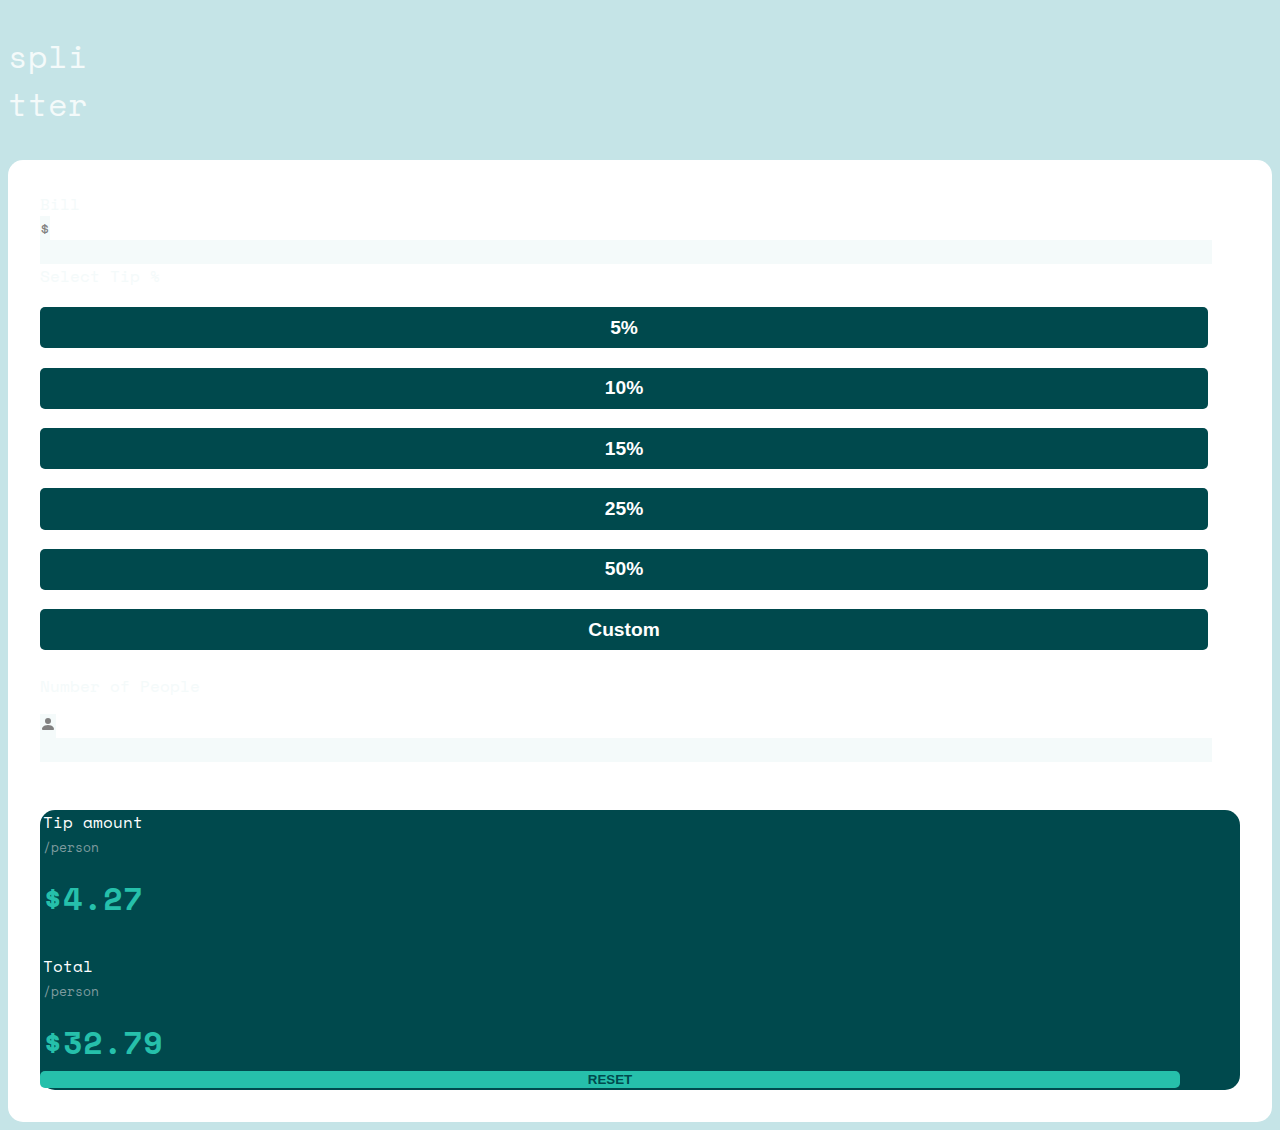
<file: calculator-app/index.html>
<!DOCTYPE html>
<html lang="en">
<head>
    <meta charset="UTF-8">
    <title>Calculator</title>
    <link rel="stylesheet" href="https://cdn.jsdelivr.net/npm/bootstrap@5.2.3/dist/css/bootstrap.min.css"
          integrity="sha384-rbsA2VBKQhggwzxH7pPCaAqO46MgnOM80zW1RWuH61DGLwZJEdK2Kadq2F9CUG65" crossorigin="anonymous">
    <link rel="stylesheet" href="styles.css">
</head>
<body>
<div class="container">
    <div class="row">
        <div class="col-12 text-center">
            <p id="splitter">spli <br> tter </p>
        </div>
    </div>
</div>

<div class="container all">
    <div class="row">
        <!--        CALC-->
        <div class="col-12 col-lg-5 calc">
            <label for="bill"> Bill </label> <br>
            <div class="input-group mb-3">
                <span class="input-group-text" id="dollar">&#36;</span>
                <input type="number" class="form-control" id="bill" aria-describedby="dollar">
            </div>
            <label for="tip">Select Tip %</label> <br>
            <div id="tip" class="row d-flex">
                <div class="col-6 col-md-4">
                    <input type="button" class="tip-btn" value="5%">
                </div>
                <div class="col-6 col-md-4">
                    <input type="button" class="tip-btn" value="10%">
                </div>
                <div class="col-6 col-md-4">
                    <input type="button" class="tip-btn" value="15%">
                </div>
                <div class="col-6 col-md-4">
                    <input type="button" class="tip-btn" value="25%">
                </div>
                <div class="col-6 col-md-4">
                    <input type="button" class="tip-btn" value="50%">
                </div>
                <div class="col-6 col-md-4">
                    <input type="button" class="tip-btn disabled" value="Custom">
                </div>
            </div>
            <br>
            <div class="d-flex">
                <label for="number_people" class="col-6"> Number of People </label> <br>
                <p class="col-6 mistake text-end"></p>
            </div>
            <div class="input-group mb-3">
                <span class="input-group-text col-1" id="profile">
                    <svg xmlns="http://www.w3.org/2000/svg" width="16" height="16" fill="currentColor"
                         class="bi bi-person-fill" viewBox="0 0 16 16">
  <path d="M3 14s-1 0-1-1 1-4 6-4 6 3 6 4-1 1-1 1H3Zm5-6a3 3 0 1 0 0-6 3 3 0 0 0 0 6Z"/>
</svg>
                </span>
                <input type="number" class="form-control col-12" id="number_people" aria-describedby="dollar">
            </div>
        </div>


        <!--        TIP AMOUNT-->
        <div class="col-12 col-lg-7 tip-amount">
            <div class="row calc-block">
                <div class="col-6">
                    <p>Tip amount <br>
                        <small>/person</small>
                    </p>
                </div>
                <div class="col-6 sum">$4.27</div>
            </div>
            <div class="row calc-block mt-2 ml-5">
                <div class="col-6">
                    <p>Total <br>
                        <small>/person</small>
                    </p>
                </div>
                <div class="col-6 sum">$32.79</div>
            </div>
            <div class="row">
                <div class="col-12 btn-block text-center">
                    <button class="button pt-1 pb-1 mb-4">
                        reset
                    </button>
                </div>
            </div>
        </div>
    </div>
</div>

<script src="https://code.jquery.com/jquery-3.6.3.js"
        integrity="sha256-nQLuAZGRRcILA+6dMBOvcRh5Pe310sBpanc6+QBmyVM="
        crossorigin="anonymous"></script>
<script src="script.js"></script>
</body>
</html>
</file>
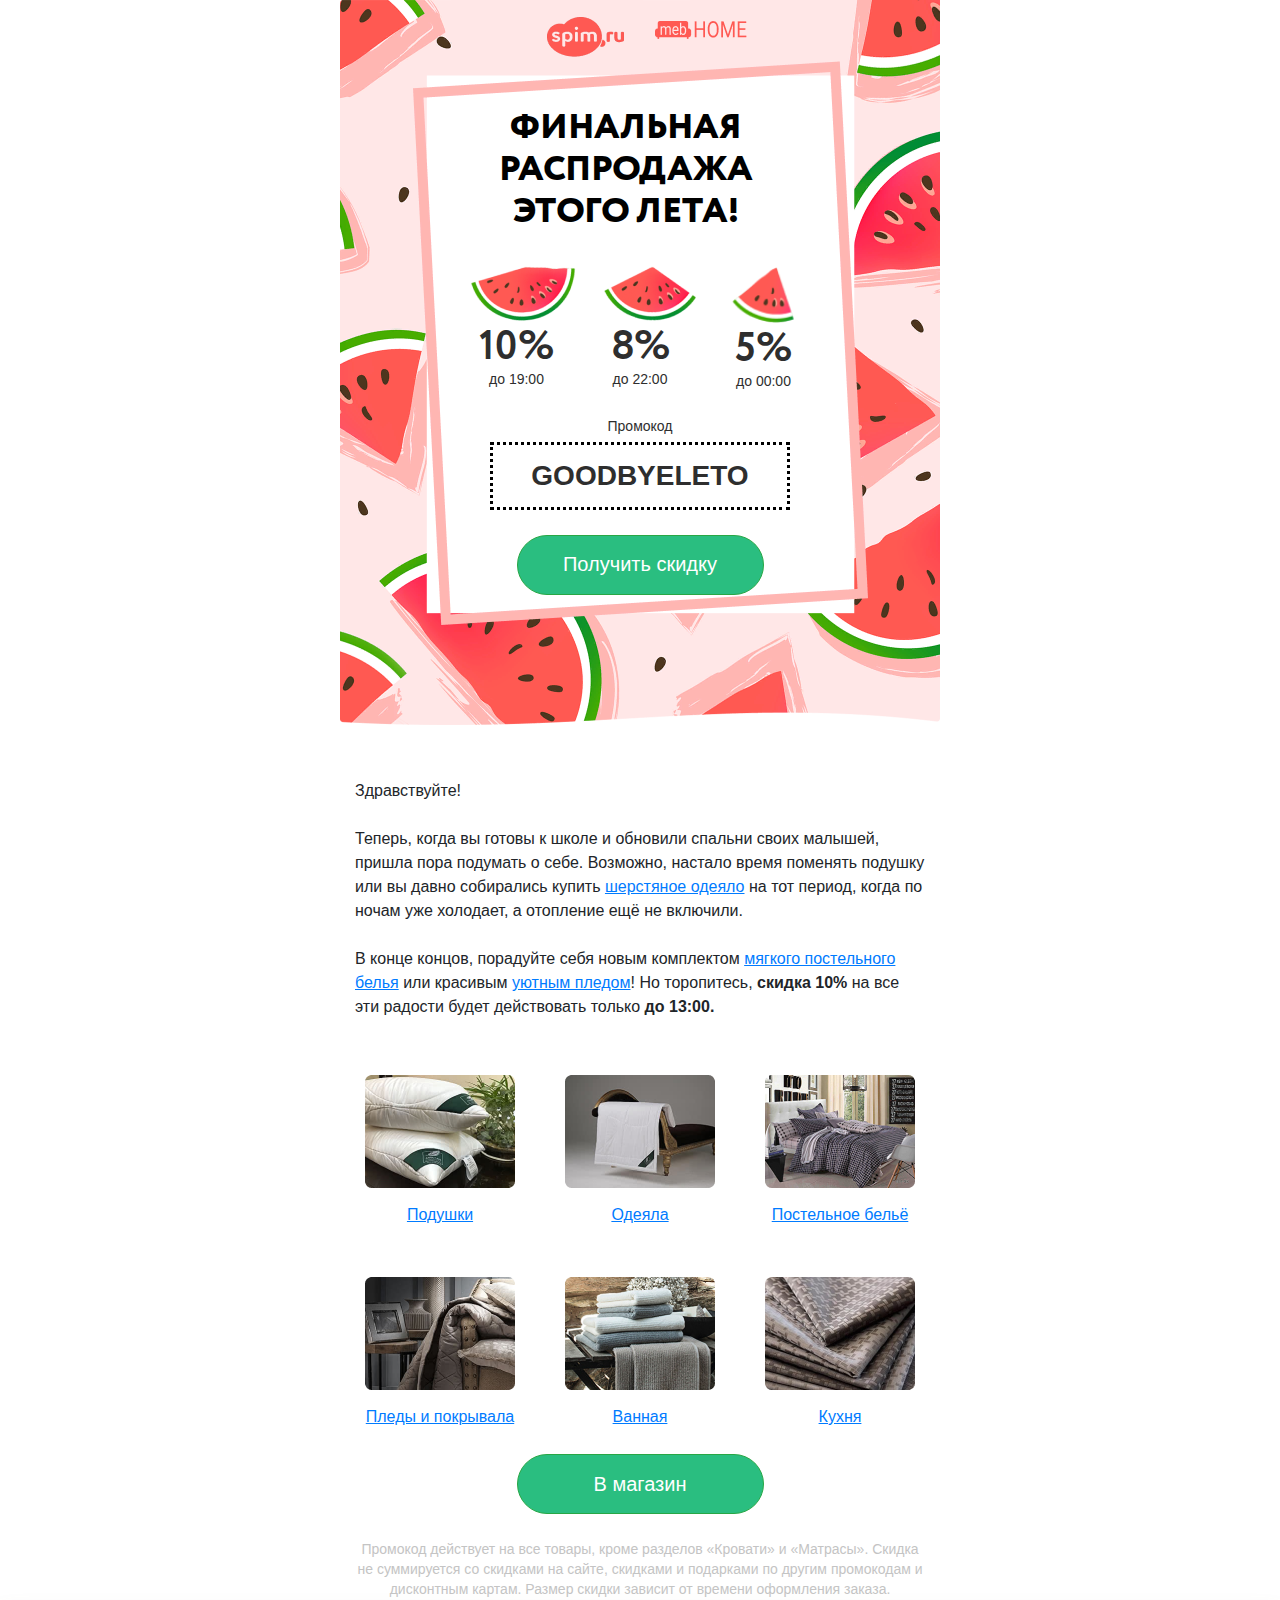
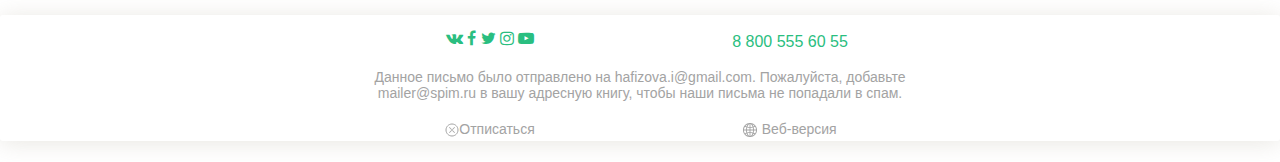
<file: email/index.html>
<!DOCTYPE html>
<html lang="en">
<head>
  <meta charset="UTF-8">
  <meta name="viewport" content="width=device-width, initial-scale=1.0">
  <meta http-equiv="X-UA-Compatible" content="ie=edge">
  <link rel="stylesheet" href="https://stackpath.bootstrapcdn.com/bootstrap/4.5.2/css/bootstrap.min.css" integrity="sha384-JcKb8q3iqJ61gNV9KGb8thSsNjpSL0n8PARn9HuZOnIxN0hoP+VmmDGMN5t9UJ0Z" crossorigin="anonymous">
  <script src="https://stackpath.bootstrapcdn.com/bootstrap/4.5.2/js/bootstrap.min.js" integrity="sha384-B4gt1jrGC7Jh4AgTPSdUtOBvfO8shuf57BaghqFfPlYxofvL8/KUEfYiJOMMV+rV" crossorigin="anonymous"></script>
  <script src="https://stackpath.bootstrapcdn.com/bootstrap/4.5.2/js/bootstrap.bundle.min.js" integrity="sha384-LtrjvnR4Twt/qOuYxE721u19sVFLVSA4hf/rRt6PrZTmiPltdZcI7q7PXQBYTKyf" crossorigin="anonymous"></script>
  <link rel="stylesheet" href="https://stackpath.bootstrapcdn.com/font-awesome/4.7.0/css/font-awesome.min.css" integrity="sha384-wvfXpqpZZVQGK6TAh5PVlGOfQNHSoD2xbE+QkPxCAFlNEevoEH3Sl0sibVcOQVnN" crossorigin="anonymous">
  <link rel="stylesheet" href="styles.css">
  <title>Manifit - Тестовое задание верстальщика - Дарья Сорокина</title>
</head>
<body>
  <!-- Блок с фоном "Арбузы" -->
  <div class="container with-bg">
    <!-- Логотипы -->
    <div class="row" id="logos">
      <div class="col-6 text-right">
        <img src="img/logo/spim-ru.png" alt="">
      </div>
      <div class="col-6 text-left">
        <img src="img/logo/meb-home.png" alt="">
      </div>
    </div>
    <!-- Заголовок -->
    <div class="row text-center">
      <div class="col-12 text-center">
        <h1>Финальная распродажа этого лета!</h1>
      </div>
    </div>
    <!-- Скидки -->
    <div class="row" id="watermelons">
      <div class="col-6 col-md-4 text-center">
        <img src="img/watermelon-01.png" alt="">
        <p class="discount">10%</p>
        <p class="time">до 19:00</p>
      </div>
      <div class="col-6 col-md-4 text-center" >
        <img src="img/watermelon-02.png"style="padding-left:10px; padding-right:10px " alt="">
        <p class="discount">8%</p>
        <p class="time">до 22:00</p>
      </div>
      <div class="col-12 col-md-4 text-center">
        <img src="img/watermelon-03.png" style="width:70%;" alt="">
        <p class="discount">5%</p>
        <p class="time">до 00:00</p>
      </div>
    </div>
    <!-- Промокод-заголовок -->
    <div class="row text-center">
      <div class="col-12 col-md-12 text-center">
        <p class="promo-headline">Промокод</p>
      </div>
    </div>
    <!-- Промокод -->
    <div class="row text-center">
      <div class="col-12 col-md-6 promo-box">
        <p class="promo-text">goodbyeleto</p>
      </div>
    </div>
    <!-- Кнопка -->
    <div class="row text-center">
      <div class="col-12 text-center">
        <button class="btn btn-success"><p>Получить скидку</p></button>
      </div>
    </div>
  </div>
  <!-- Блок с текстом -->
  <div class="container with-text">
    <div class="row">
      <div class="col-12">
        <p>
          Здравствуйте!<br><br>
          Теперь, когда вы готовы к школе и обновили спальни своих малышей, пришла пора подумать о себе. Возможно, настало время поменять подушку или вы давно собирались купить <a href="#">шерстяное одеяло</a> на тот период, когда по ночам уже холодает, а отопление ещё не включили.
          <br><br>
          В конце концов, порадуйте себя новым комплектом <a href="#">мягкого постельного белья</a> или красивым <a href="#">уютным пледом</a>! Но торопитесь, <b>скидка 10%</b> на все эти радости будет действовать только <b>до 13:00.</b>
        </p>
      </div>
    </div>
  </div>
  <!-- Картинки -->
  <div class="container with-pics">
    <div class="row" style="margin-bottom:50px;">
      <div class="col-12 col-md-4 text-center">
        <a href="#"><img src="img/pics/pillows.png" alt=""></a>
        <a href="#">Подушки</a>
      </div>
      <div class="col-12 col-md-4 text-center">
        <a href="#"><img src="img/pics/blanket.png" alt=""></a>
        <a href="#">Одеяла</a>
      </div>
      <div class="col-12 col-md-4 text-center">
        <a href="#"><img src="img/pics/linens.png" alt=""></a>
        <a href="#">Постельное бельё</a>
      </div>
    </div>
    <div class="row">
      <div class="col-12 col-md-4 text-center">
        <a href="#"><img src="img/pics/plaid.png" alt=""></a>
        <a href="#">Пледы и покрывала</a>
      </div>
      <div class="col-12 col-md-4 text-center">
        <a href="#"><img src="img/pics/bath.png" alt=""></a>
        <a href="#">Ванная</a>
      </div>
      <div class="col-12 col-md-4 text-center">
        <a href="#"><img src="img/pics/kitchen.png" alt=""></a>
        <a href="#">Кухня</a>
      </div>
    </div>
    <div class="row">
      <div class="col-12 text-center">
        <button class="btn btn-success">
          <p>В магазин</p>
        </button>
    </div>
    </div>
  </div>
  <!-- Текст перед футером -->
  <div class="container text-center before-footer-text">
    <p>Промокод действует на все товары, кроме разделов «Кровати» и «Матрасы». Cкидка не суммируется со скидками на сайте, скидками и подарками по другим промокодам и дисконтным картам. Размер скидки зависит от времени оформления заказа.</p>
  </div>
  <footer>
    <div class="container">
      <div class="row">
        <div class="col-12 col-md-6 text-center">
          <i class="fa fa-vk" aria-hidden="true"></i>
          <i class="fa fa-facebook" aria-hidden="true"></i>
          <i class="fa fa-twitter" aria-hidden="true"></i>
          <i class="fa fa-instagram" aria-hidden="true"></i>
          <i class="fa fa-youtube-play" aria-hidden="true"></i>
        </div>
        <div class="col-12 col-md-6 text-center">
          <p style="color:#2ABE80;  margin-top: 15px;
            margin-bottom:15px;">8 800 555 60 55</p>
        </div>
      </div>
      <div class="row text-center footer-text">
        <div class="col-12">
          <p>Данное письмо было отправлено на hafizova.i@gmail.com. Пожалуйста, добавьте
            mailer@spim.ru в вашу адресную книгу, чтобы наши письма не попадали в спам.</p>
        </div>
      </div>
      <div class="row footer-text text-center">
        <div class="col-6">
          <svg width="14" height="14" viewBox="0 0 14 14" fill="none" xmlns="http://www.w3.org/2000/svg">
          <path fill-rule="evenodd" clip-rule="evenodd" d="M7 13C10.3137 13 13 10.3137 13 7C13 3.68629 10.3137 1 7 1C3.68629 1 1 3.68629 1 7C1 10.3137 3.68629 13 7 13Z" stroke="#A3A3A3"/>
          <path fill-rule="evenodd" clip-rule="evenodd" d="M4.59936 10L4 9.39576L9.40064 4L10 4.60424L4.59936 10ZM10 9.39576L9.40064 10L4 4.60424L4.59936 4L10 9.39576Z" fill="#A3A3A3"/>
          <span style='padding-bottom:25px;'><a href="#">Отписаться</a></span>
        </div>
        <div class="col-6">
          <svg width="14" height="14" viewBox="0 0 14 14" fill="none" xmlns="http://www.w3.org/2000/svg">
            <path fill-rule="evenodd" clip-rule="evenodd" d="M14 6.5625C13.7783 3.0365 10.964 0.228394 7.4375 0.0145264V0H6.5625V0.0145264C3.04175 0.235474 0.235504 3.04175 0.0145874 6.5625H0V7.4375H0.0145874C0.228424 10.964 3.03653 13.7783 6.5625 14H7.4375C10.9691 13.7854 13.7854 10.9691 14 7.4375V6.5625ZM10.9433 6.5625C10.9214 5.78772 10.8237 5.01697 10.6517 4.26123C11.1655 4.099 11.6626 3.88806 12.1363 3.63123C12.7144 4.50623 13.056 5.51611 13.1279 6.5625H10.9433ZM9.55209 3.64587C9.41547 3.24219 9.24268 2.85168 9.03583 2.47913H9.02124C8.56625 1.66833 8.00626 1.13745 7.45209 0.953735V3.91418C8.15897 3.89087 8.86206 3.80103 9.55209 3.64587ZM6.5625 0.953735V3.92285C5.85562 3.89978 5.1525 3.80994 4.46249 3.65454C4.59912 3.25098 4.77188 2.86047 4.97873 2.48792C5.43375 1.66833 5.99374 1.13745 6.5625 0.953735ZM6.5625 6.5625V4.79797C5.76892 4.77429 4.97955 4.67261 4.20584 4.49463C4.05005 5.17371 3.96021 5.86621 3.9375 6.5625H6.5625ZM6.5625 7.4375V9.24585C5.77704 9.26648 4.99551 9.36414 4.22916 9.53748C4.06247 8.84595 3.96478 8.13953 3.9375 7.42871L6.5625 7.4375ZM6.5625 13.0345V10.1179C5.86081 10.1372 5.16254 10.2231 4.47708 10.3746C4.61069 10.7667 4.77856 11.1465 4.97876 11.5092C5.43375 12.3199 5.99374 12.8508 6.5625 13.0345ZM7.4375 13.0345V10.1179C8.13934 10.1417 8.83749 10.2306 9.52292 10.3833C9.38986 10.7758 9.22198 11.1554 9.02124 11.5179C8.56625 12.3317 8.00626 12.8625 7.4375 13.0463V13.0345ZM7.4375 7.4375V9.24292V9.24585C8.22311 9.27087 9.00449 9.37146 9.77084 9.54626C9.93753 8.85474 10.0352 8.14832 10.0625 7.4375H7.4375ZM7.4375 6.55957V4.79785C8.22287 4.77625 9.0043 4.67859 9.77084 4.50623C9.92661 5.1853 10.0165 5.87781 10.0392 6.5741L7.4375 6.55957ZM10.3979 3.42407C10.7996 3.29187 11.1898 3.12708 11.5646 2.93115C10.9483 2.23401 10.1812 1.6864 9.32166 1.32996C9.79498 1.96289 10.1588 2.67078 10.3979 3.42407ZM4.69293 1.32996C4.2196 1.96289 3.8558 2.67078 3.61667 3.42407C3.21002 3.2926 2.81491 3.12781 2.43542 2.93115C3.05591 2.23218 3.82809 1.68445 4.69293 1.32996ZM3.37457 4.26123C2.86078 4.099 2.36368 3.88806 1.89001 3.63123C1.31299 4.50708 0.97052 5.51636 0.895416 6.5625H3.08292C3.10345 5.7876 3.20114 5.01672 3.37457 4.26123ZM3.05667 7.4375C3.08173 8.224 3.18729 9.00586 3.37167 9.77087C2.86057 9.93286 2.36554 10.1418 1.89294 10.395C1.30969 9.51245 0.966888 8.49304 0.898346 7.4375H3.05667ZM3.62833 10.6167C3.22711 10.7454 2.83694 10.9064 2.46167 11.0979C3.0784 11.7795 3.84113 12.3129 4.69293 12.6583C4.22858 12.0408 3.8689 11.351 3.62833 10.6167ZM9.30707 12.6699C9.77142 12.0524 10.1311 11.3625 10.3716 10.6283C10.7732 10.7572 11.1635 10.9192 11.5383 11.1124C10.9203 11.7919 10.1579 12.3241 9.30707 12.6699ZM10.6137 9.77966C11.1241 9.94104 11.6182 10.15 12.0896 10.4038C12.6796 9.52332 13.0286 8.50366 13.1017 7.44629H10.9287C10.9033 8.23279 10.7977 9.01453 10.6137 9.77966Z" fill="#A3A3A3"/>
          </svg>
          <span style='padding-bottom:25px;'><a href="#">Веб-версия</a></span>
        </div>
      </div>
    </div>
  </footer>
</body>
</html>
</file>
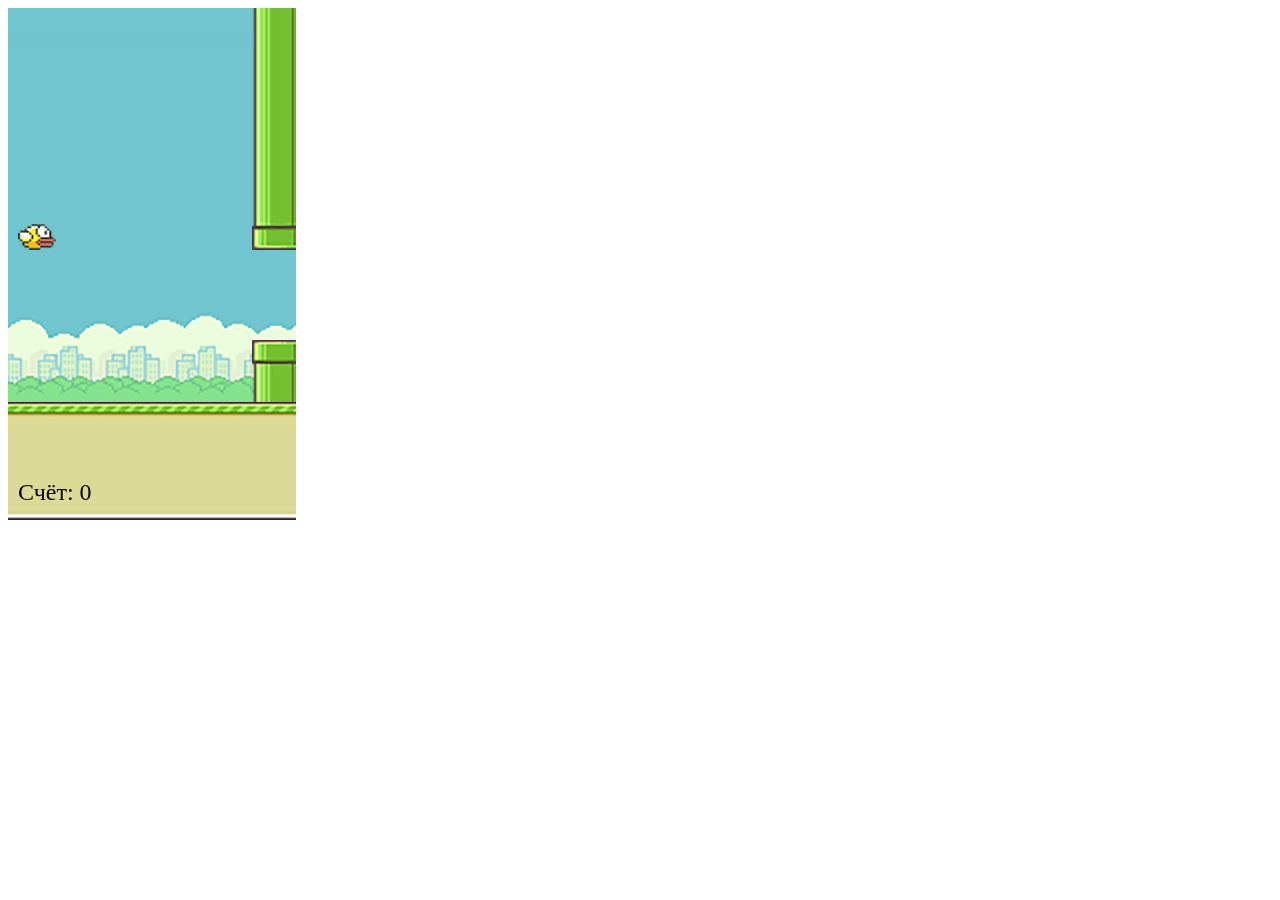
<file: fluppy/index.html>
<!DOCTYPE html>
<html lang="en">
<head>
  <meta charset="UTF-8">
  <meta name="viewport" content="width=device-width, initial-scale=1.0">
  <meta http-equiv="X-UA-Compatible" content="ie=edge">
  <link rel="stylesheet" href="styles.css">
  <title>Fluppy Bird</title>
</head>
<body>
  <canvas id="canvas" width="288" height="512"></canvas>
  <script src="script.js"></script>
</body>
</html>
</file>
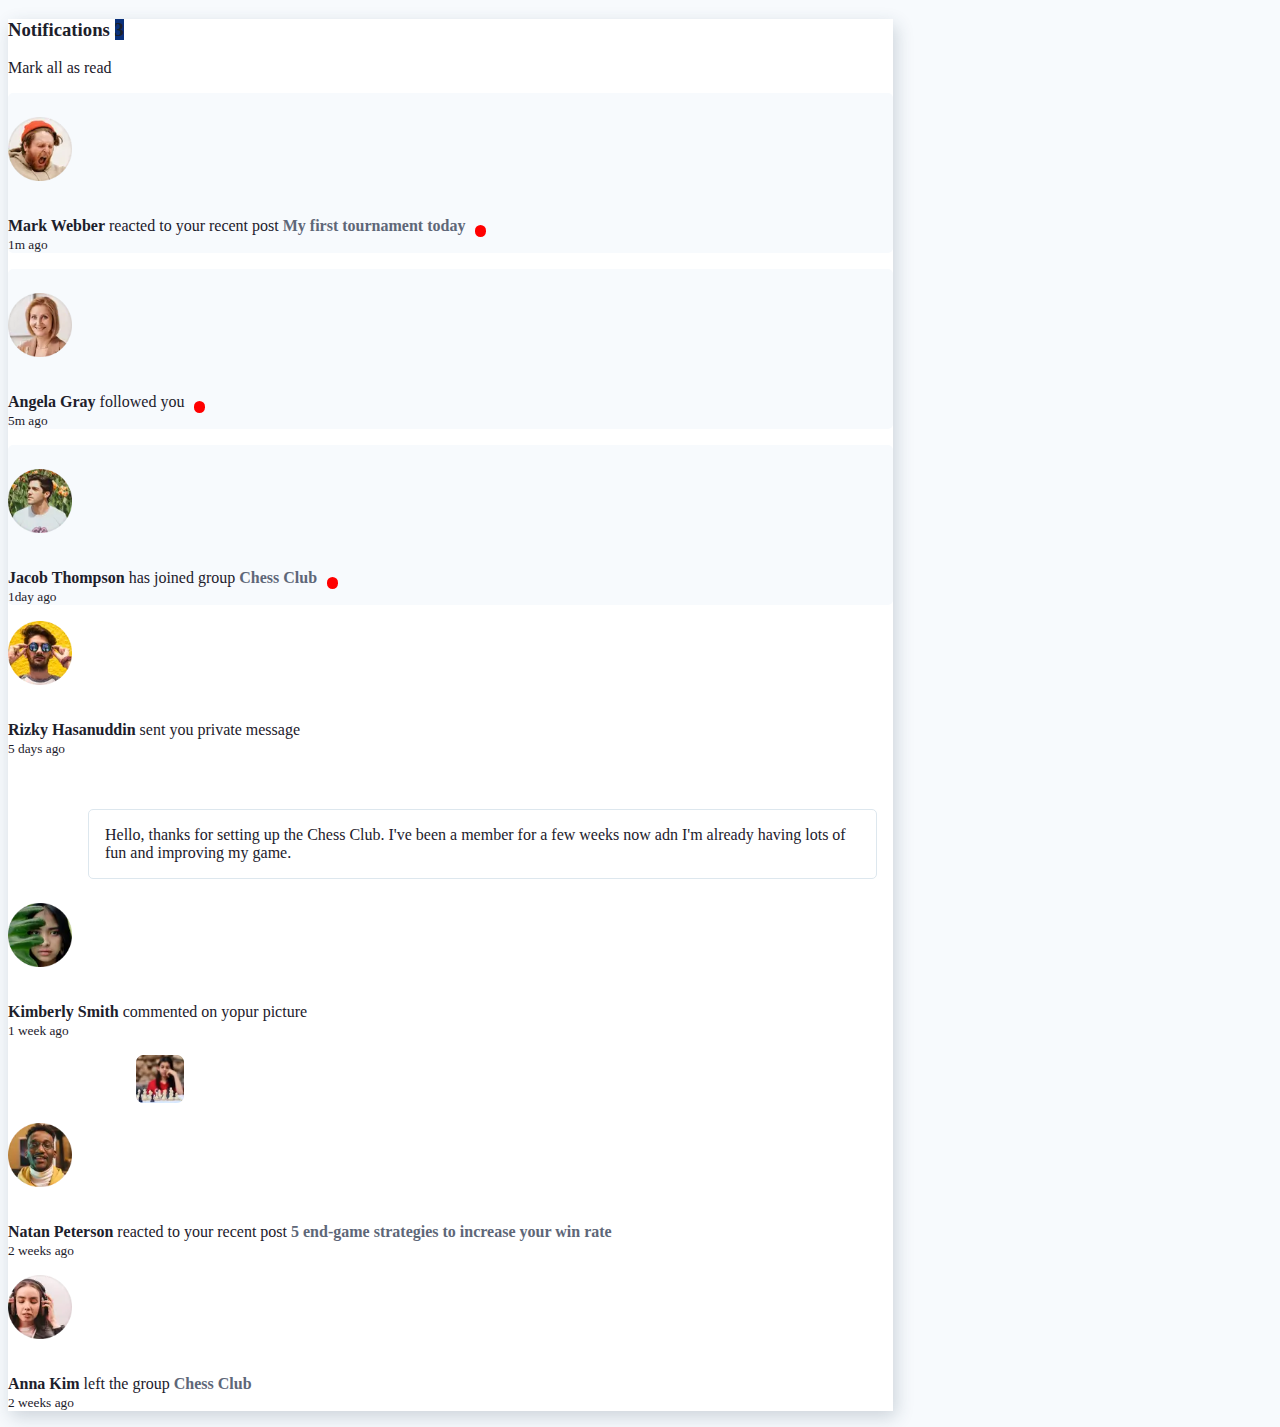
<file: Notifications page/index.html>
<!DOCTYPE html>
<html lang="en">
<head>
    <meta charset="UTF-8">
    <title>Notifications</title>
    <link rel="stylesheet" href="styles.css">
    <link rel="stylesheet" href="https://cdn.jsdelivr.net/npm/bootstrap@5.2.3/dist/css/bootstrap.min.css"
          integrity="sha384-rbsA2VBKQhggwzxH7pPCaAqO46MgnOM80zW1RWuH61DGLwZJEdK2Kadq2F9CUG65" crossorigin="anonymous">
</head>
<body>
<div class="container mt-5 p-5">
    <div class="row mb-3">
        <div class="col-8 mt-3 d-flex">
            <h3>Notifications
                <span class="badge">
                    3
                </span>
            </h3>
        </div>
        <div class="col-4 mt-3 text-end pt-1">
            <p class="read">Mark all as read</p>
        </div>
    </div>
    <div class="notes">
        <div class="row unread">
            <div class="col-12">
                <div class="d-flex">
                    <img src="images/avatar-mark-webber.webp" alt="">
                    <p><b class="profile-link">Mark Webber</b> reacted to your recent post
                        <a href="#"> My first tournament today </a>
                        <span class="circle"></span>
                        <br> <small>1m ago</small>
                    </p>
                </div>
            </div>
        </div>
        <div class="row unread">
            <div class="col-12">
                <div class="d-flex">
                    <img src="images/avatar-angela-gray.webp" alt="">
                    <p><b class="profile-link">Angela Gray</b> followed you
                        <span class="circle"></span>
                        <br> <small>5m ago</small>
                    </p>
                </div>
            </div>
        </div>
        <div class="row unread">
            <div class="col-12">
                <div class="d-flex">
                    <img src="images/avatar-jacob-thompson.webp" alt="">
                    <p><b class="profile-link">Jacob Thompson</b> has joined group
                        <a href="#"> Chess Club </a>
                        <span class="circle"></span>
                        <br> <small>1day ago</small>
                    </p>

                </div>
            </div>
        </div>
        <div class="row">
            <div class="col-12">
                <div class="d-flex">
                    <img src="images/avatar-rizky-hasanuddin.webp" alt="">
                    <p><b class="profile-link">Rizky Hasanuddin </b> sent you private message
                        <br> <small>5 days ago</small>
                    </p>
                    <br>
                    <br>
                </div>
                <div class=" msg">
                    Hello, thanks for setting up the Chess Club.
                    I've been a member for a few weeks now adn I'm already having
                    lots of fun and improving my game.
                </div>
            </div>
        </div>
        <div class="row">
            <div class="col-12">
                <div class="d-flex">
                    <img src="images/avatar-kimberly-smith.webp" alt="">
                    <p><b class="profile-link">Kimberly Smith</b> commented on yopur picture
                        <br> <small>1 week ago</small>
                    </p>
                    <img class="pic ml-3" src="images/image-chess.webp" alt="">
                </div>
            </div>
        </div>
        <div class="row">
            <div class="col-12">
                <div class="d-flex">
                    <img src="images/avatar-nathan-peterson.webp" alt="">
                    <p><b class="profile-link">Natan Peterson</b>
                        reacted to your recent post
                        <a href="#"> 5 end-game strategies to increase your win rate </a>
                        <br> <small>2 weeks ago</small>
                    </p>
                </div>
            </div>
        </div>
        <div class="row">
            <div class="col-12">
                <div class="d-flex">
                    <img src="images/avatar-anna-kim.webp" alt="">
                    <p><b class="profile-link">Anna Kim</b> left the group
                        <a href="#"> Chess Club </a>
                        <br> <small>2 weeks ago</small>
                    </p>
                </div>
            </div>
        </div>
    </div>

</div>
</div>
<script src="https://code.jquery.com/jquery-3.6.3.js" integrity="sha256-nQLuAZGRRcILA+6dMBOvcRh5Pe310sBpanc6+QBmyVM="
        crossorigin="anonymous"></script>
<script src="https://cdn.jsdelivr.net/npm/bootstrap@5.2.3/dist/js/bootstrap.min.js"
        integrity="sha384-cuYeSxntonz0PPNlHhBs68uyIAVpIIOZZ5JqeqvYYIcEL727kskC66kF92t6Xl2V"
        crossorigin="anonymous"></script>
<script src="script.js"></script>
</body>
</html>
</file>
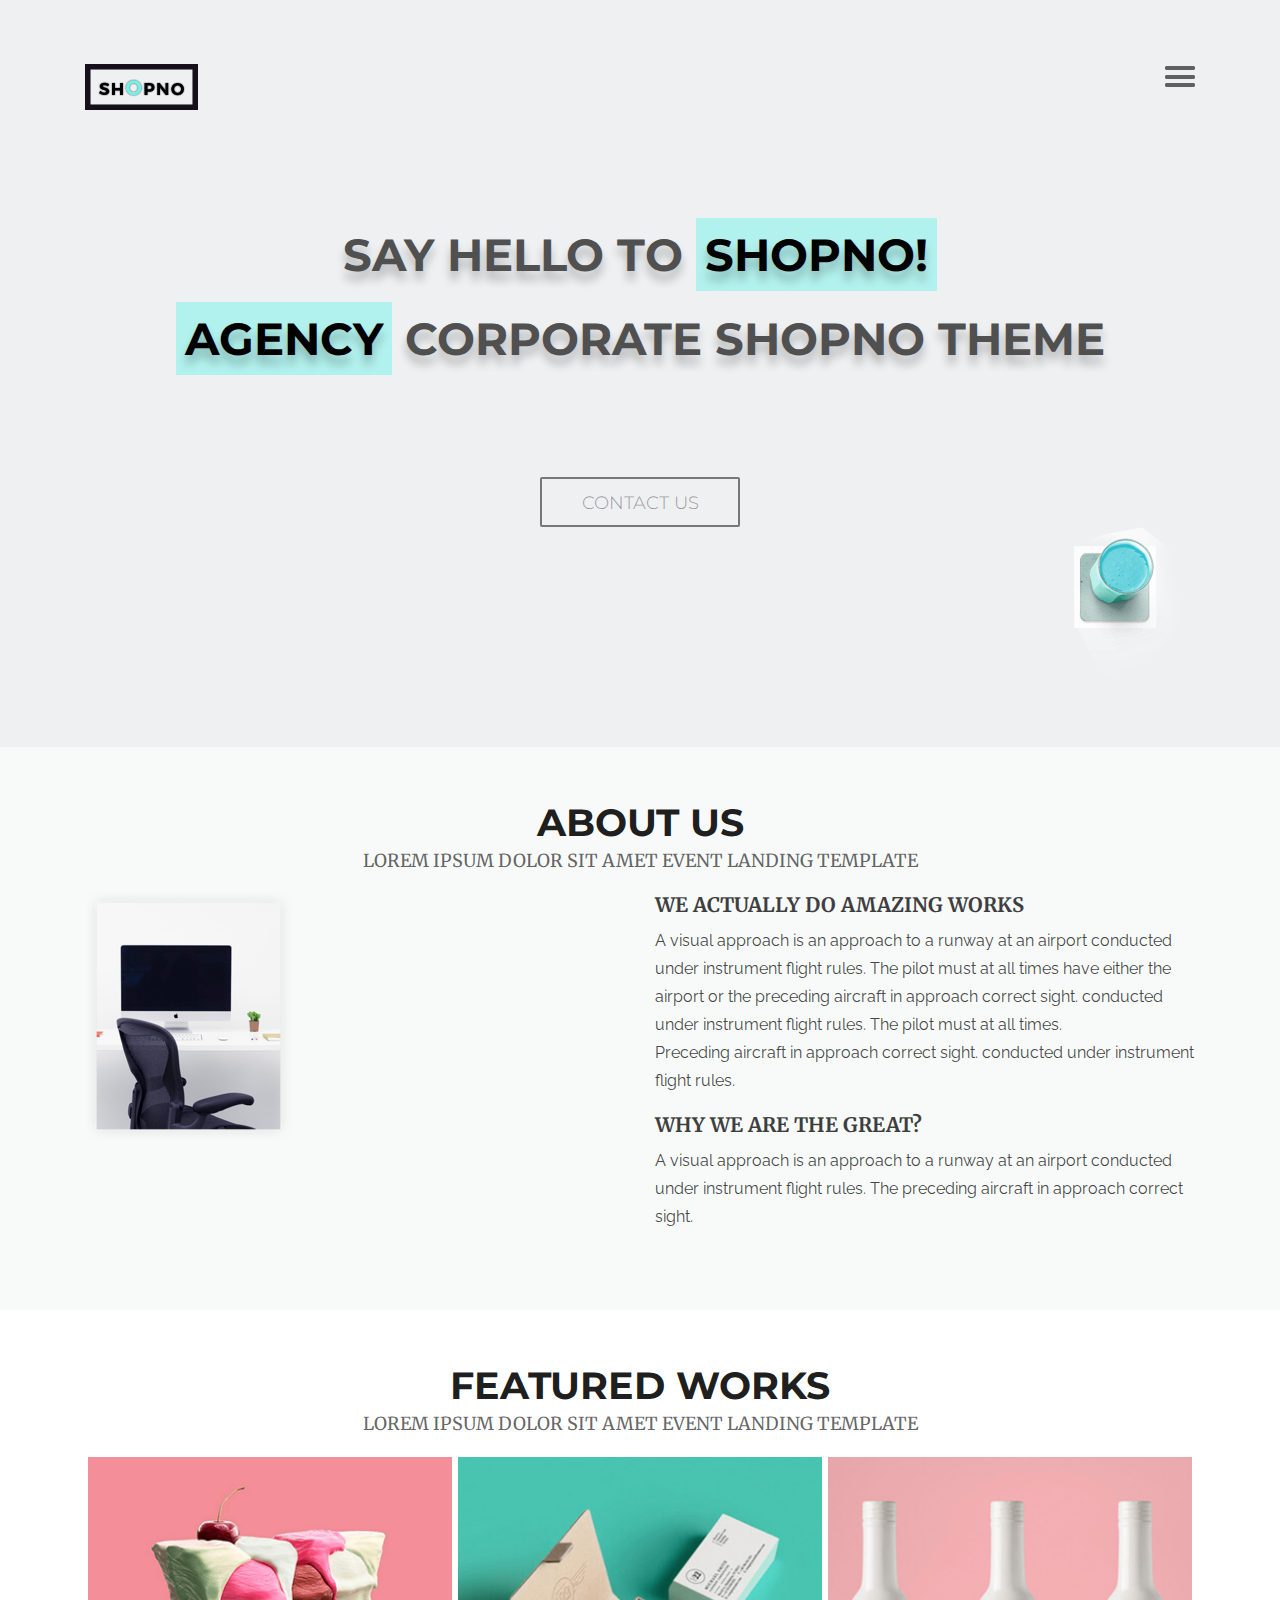
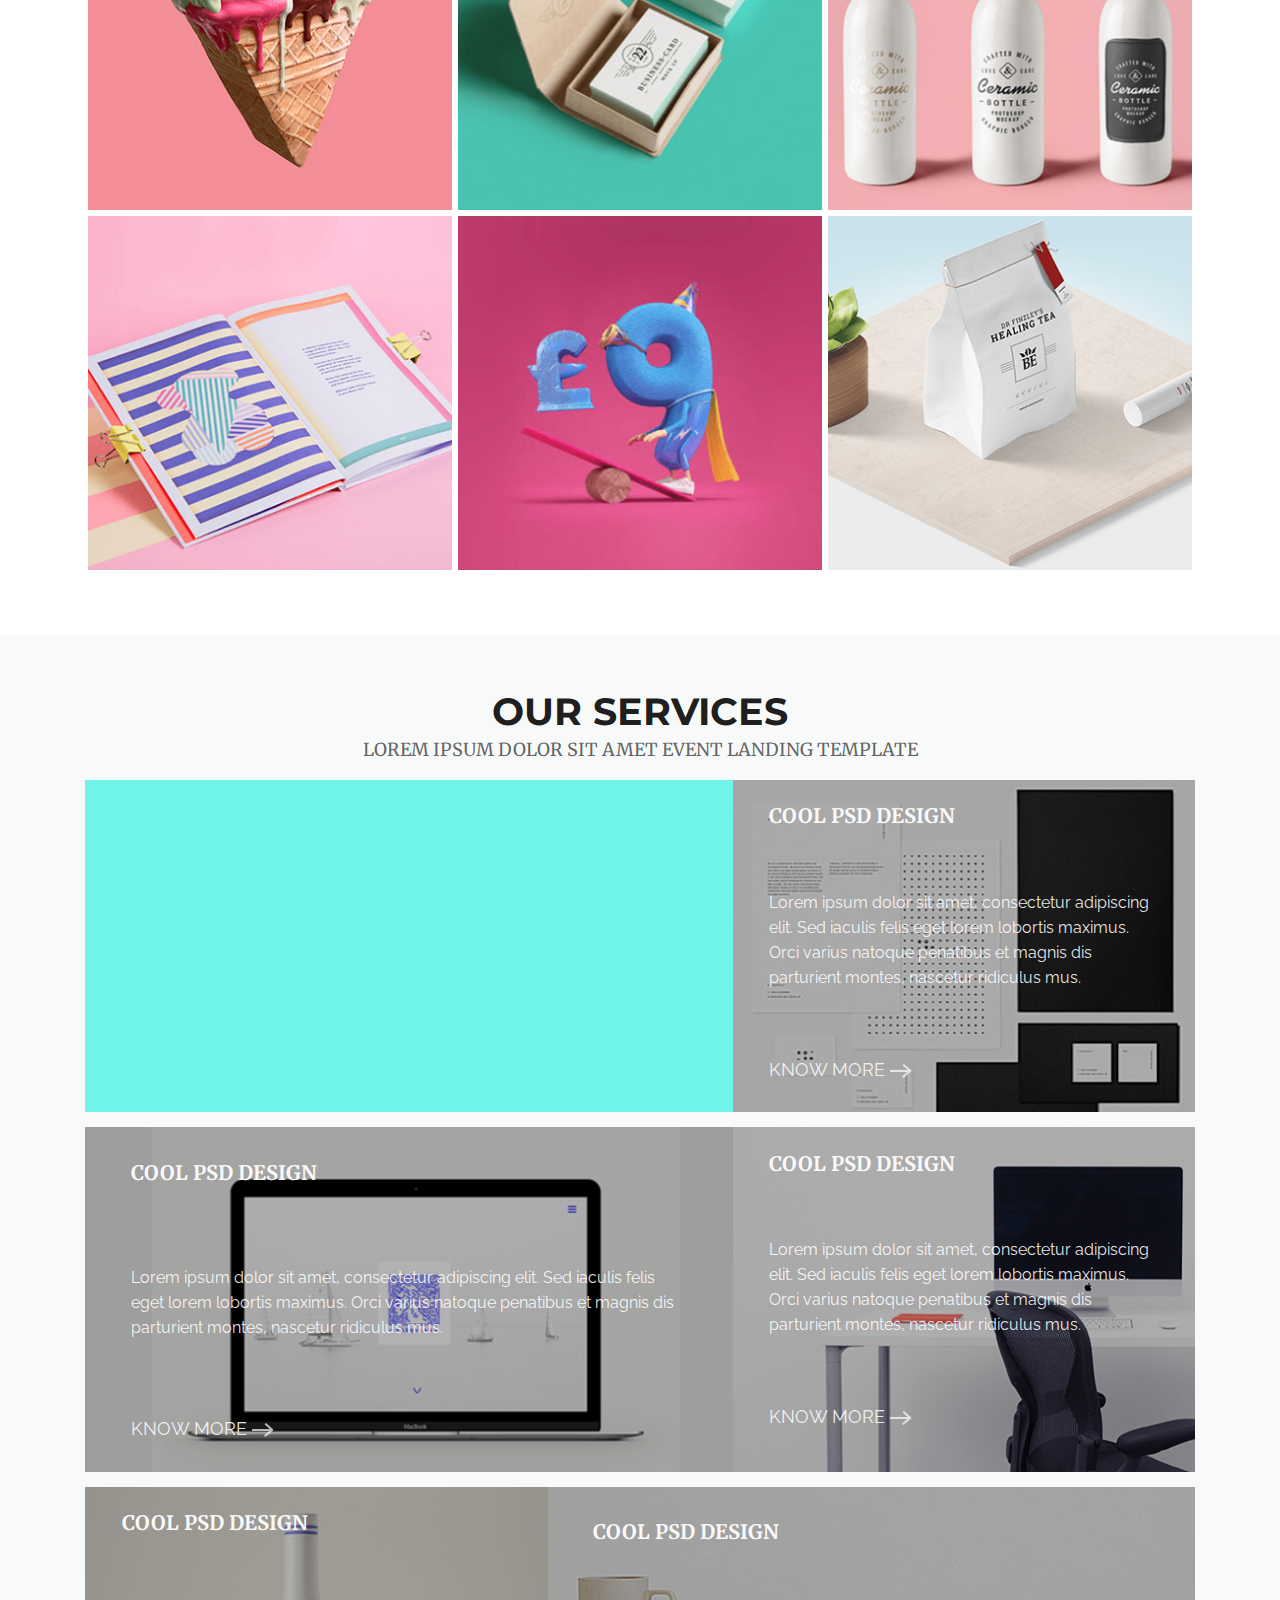
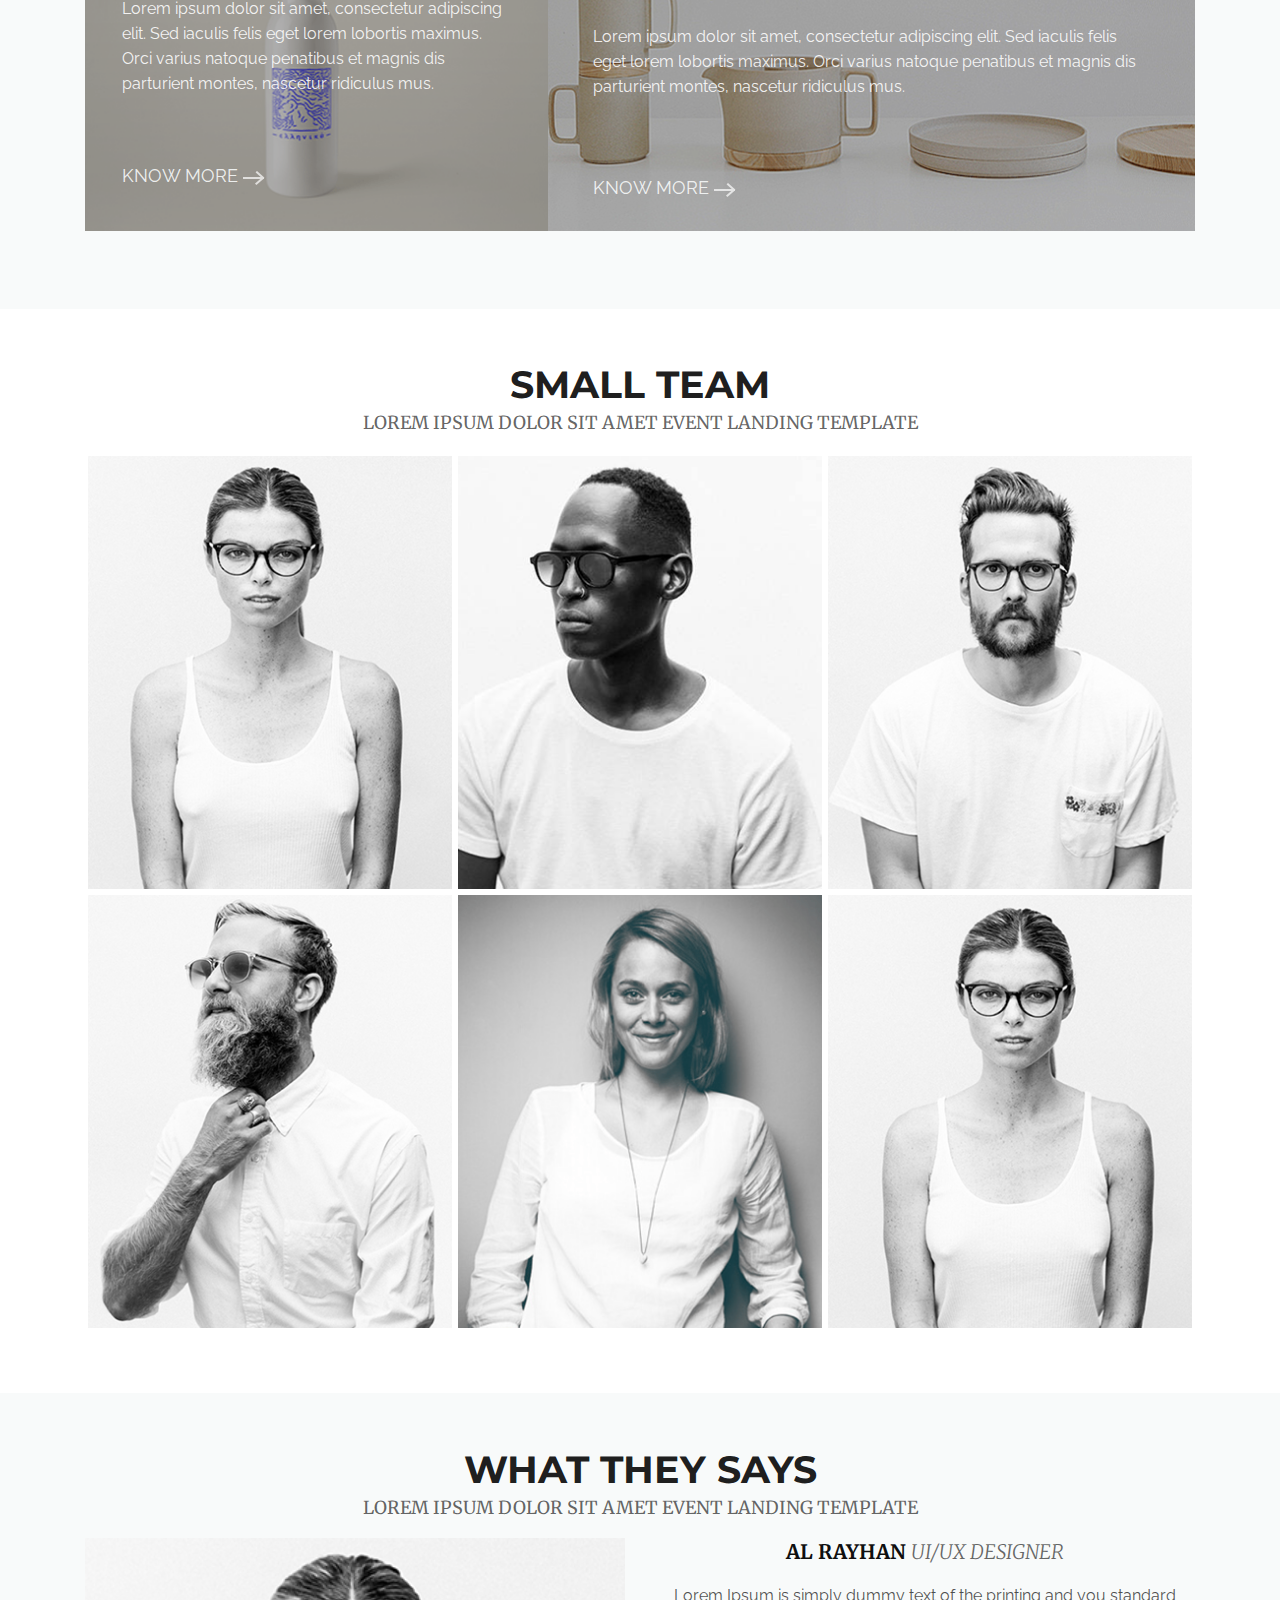
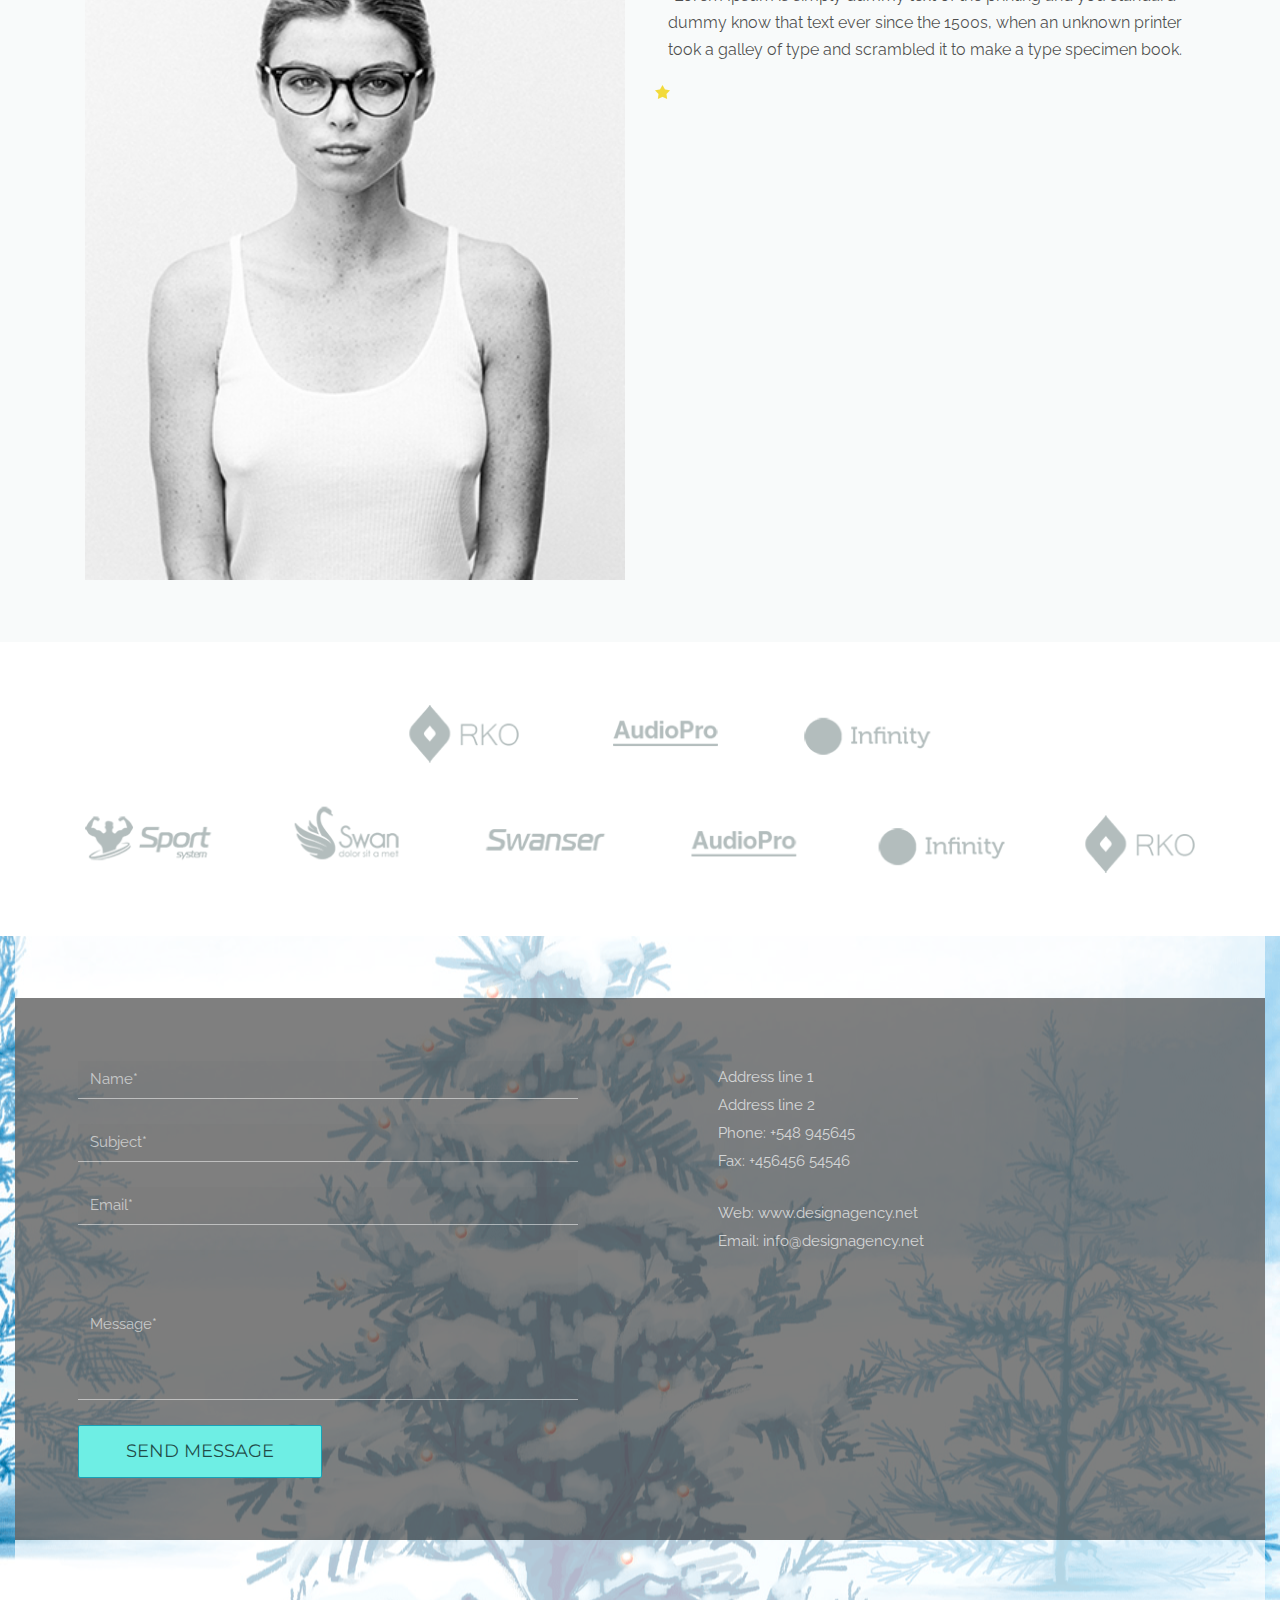
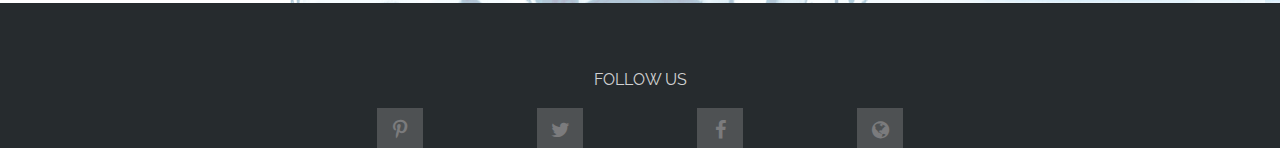
<file: landings/shopno/index.html>
<!DOCTYPE html>
<html lang="en">
<head>
  <meta charset="UTF-8">
  <meta name="viewport" content="width=device-width, initial-scale=1.0">
  <meta http-equiv="X-UA-Compatible" content="ie=edge">
  <script
  src="https://code.jquery.com/jquery-3.5.1.slim.min.js"
  integrity="sha256-4+XzXVhsDmqanXGHaHvgh1gMQKX40OUvDEBTu8JcmNs="
  crossorigin="anonymous"></script>
  <link rel="stylesheet" href="https://stackpath.bootstrapcdn.com/font-awesome/4.7.0/css/font-awesome.min.css" integrity="sha384-wvfXpqpZZVQGK6TAh5PVlGOfQNHSoD2xbE+QkPxCAFlNEevoEH3Sl0sibVcOQVnN" crossorigin="anonymous">
  <link rel="stylesheet" href="https://stackpath.bootstrapcdn.com/bootstrap/4.5.2/css/bootstrap.min.css" integrity="sha384-JcKb8q3iqJ61gNV9KGb8thSsNjpSL0n8PARn9HuZOnIxN0hoP+VmmDGMN5t9UJ0Z" crossorigin="anonymous">
  <script src="https://stackpath.bootstrapcdn.com/bootstrap/4.5.2/js/bootstrap.min.js" integrity="sha384-B4gt1jrGC7Jh4AgTPSdUtOBvfO8shuf57BaghqFfPlYxofvL8/KUEfYiJOMMV+rV" crossorigin="anonymous"></script>
  <script src="https://stackpath.bootstrapcdn.com/bootstrap/4.5.2/js/bootstrap.bundle.min.js" integrity="sha384-LtrjvnR4Twt/qOuYxE721u19sVFLVSA4hf/rRt6PrZTmiPltdZcI7q7PXQBYTKyf" crossorigin="anonymous"></script>
  <link rel="stylesheet" href="styles.css">
  <title>Document</title>
</head>
<body>
  <header>
    <div class="container">
      <div class="row">
        <div class="col-6">
          <img src="img/logo.png" alt="logo">
        </div>
        <div class="col-6 text-right">
          <img src="img/menu.png" alt="menu">
        </div>
      </div>
      <div class="row">
        <div class="col-12 text-center">
          <p class="Say_Hello_to_SHOPNO_ ">Say Hello to <mark>SHOPNO!</mark></p>
          <p class="Agency_CORPORATE_SHOPNO_Theme"><mark>Agency</mark> CORPORATE SHOPNO Theme</p>
        </div>
      </div>
      <div class="row">
        <div class="col-12 text-center">
          <button type="button" name="button" class="Button">
            <a href="#"data-toggle="modal" data-target="#exampleModal"><p class="CONTACT_US">CONTACT US</p></a>
          </button>
        </div>
      </div>
      <div class="row">
        <div class="col-12 text-right">
          <img src="img/Glass.png" alt="">
        </div>
      </div>
    </div>
  </header>
  <!-- Блок About us -->
  <div class="container-fluid bg">
    <div class="container block">
      <!-- Заголовк About us -->
      <div class="row">
        <div class="col-12 text-center">
          <h1>ABOUT US</h1>
          <p class="h1-after">Lorem ipsum dolor sit amet event landing template</p>
        </div>
      </div>
      <div class="row">
        <!-- Карусель -->
          <div class="col-12 col-md-6">
              <img src="img/carousel/01.png" alt="">
          </div>
          <!-- Текст -->
          <div class="col-12 col-md-6 text-box">
            <div class="row">
              <div class="col-12">
                <h3 class="headline">We Actually Do amazing works</h3>
                <p class="headline-after">
                  A visual approach is an approach to a runway at an airport
              conducted under instrument flight rules. The pilot must at all times have either the airport or the preceding aircraft in approach correct sight.
              conducted under instrument flight rules. The pilot must at all times. <br>
                Preceding aircraft in approach correct sight. conducted under instrument flight rules.
                </p>
              </div>
            </div>
            <div class="row">
              <div class="col-12">
                  <h3 class="headline">why we are the great?</h3>
                  <p class="headline-after">
                    A visual approach is an approach to a runway at an airport
              conducted under instrument flight rules.
              The preceding aircraft in approach correct sight.
                  </p>
              </div>
            </div>
          </div>
        </div>
    </div>
  </div>
  <!-- Блок Works -->
  <div class="container-fluid bg">
    <div class="container block">
      <!-- Заголовк Works -->
      <div class="row">
        <div class="col-12 text-center">
          <h1>featured works</h1>
          <p class="h1-after">Lorem ipsum dolor sit amet event landing template</p>
        </div>
      </div>
      <!-- Works -->
      <div class="container works">
        <div class="row">
          <div class="col-4">
            <img class="w-100"src="img/featured/01.png" alt="">
          </div>
          <div class="col-4">
            <img class="w-100"src="img/featured/02.png" alt="">
          </div>
          <div class="col-4">
            <img class="w-100"src="img/featured/03.png" alt="">
          </div>
        </div>
        <div class="row">
          <div class="col-4">
            <img class="w-100"src="img/featured/04.png" alt="">
          </div>
          <div class="col-4">
            <img class="w-100"src="img/featured/05.png" alt="">
          </div>
          <div class="col-4">
            <img class="w-100"src="img/featured/06.png" alt="">
          </div>
        </div>
      </div>
    </div>

  </div>
  <!-- Блок Our Services -->
  <div class="container-fluid bg">
    <div class="container block">
      <!-- Заголовoк Our services -->
      <div class="row">
        <div class="col-12 text-center">
          <h1>our services</h1>
          <p class="h1-after">Lorem ipsum dolor sit amet event landing template</p>
        </div>
      </div>
      <!-- Блоки -->
      <div class="container-fluid">
        <div class="row">
          <div class="col-12 col-md-7 services-box" style="background-color: #71f5ea"></div>
          <div class="col-12 col-md-5 services-box" style="background:url('img/services/01.png')100% no-repeat">
            <div class="black-bg">
              <div class="container service-text-box">
                <p class="services-headline">cool psd design</p>
                <p class="services-headline-after">Lorem ipsum dolor sit amet, consectetur adipiscing elit. Sed iaculis felis eget lorem lobortis maximus. Orci varius natoque penatibus et magnis dis parturient montes, nascetur ridiculus mus.</p>
                <a class="know-more" href="#">know more <span><img src="img/arrow.png" alt=""></span></a>
              </div>
            </div>
          </div>
        </div>
        <div class="row">
          <div class="col-12 col-md-7 services-box" style="background:url('img/services/02.png')100% no-repeat">
            <div class="black-bg">
              <div class="container service-text-box">
                <p class="services-headline">cool psd design</p>
                <p class="services-headline-after">Lorem ipsum dolor sit amet, consectetur adipiscing elit. Sed iaculis felis eget lorem lobortis maximus. Orci varius natoque penatibus et magnis dis parturient montes, nascetur ridiculus mus.</p>
                <a class="know-more" href="#">know more <span><img src="img/arrow.png" alt=""></span></a>
              </div>
            </div>
          </div>
          <div class="col-12 col-md-5 services-box" style="background:url('img/services/03.png')100% no-repeat">
            <div class="black-bg">
              <div class="container service-text-box">
                <p class="services-headline">cool psd design</p>
                <p class="services-headline-after">Lorem ipsum dolor sit amet, consectetur adipiscing elit. Sed iaculis felis eget lorem lobortis maximus. Orci varius natoque penatibus et magnis dis parturient montes, nascetur ridiculus mus.</p>
                <a class="know-more" href="#">know more <span><img src="img/arrow.png" alt=""></span></a>
              </div>
            </div>
          </div>
        </div>
        <div class="row">
          <div class="col-12 col-md-5 services-box" style="background:url('img/services/04.png')100% no-repeat">
            <div class="black-bg">
              <div class="container service-text-box">
                <p class="services-headline">cool psd design</p>
                <p class="services-headline-after">Lorem ipsum dolor sit amet, consectetur adipiscing elit. Sed iaculis felis eget lorem lobortis maximus. Orci varius natoque penatibus et magnis dis parturient montes, nascetur ridiculus mus.</p>
                <a class="know-more" href="#">know more <span><img src="img/arrow.png" alt=""></span></a>
              </div>
            </div>
          </div>
          <div class="col-12 col-md-7 services-box" style="background:url('img/services/05.png')100% no-repeat">
            <div class="black-bg">
              <div class="container service-text-box">
                <p class="services-headline">cool psd design</p>
                <p class="services-headline-after">Lorem ipsum dolor sit amet, consectetur adipiscing elit. Sed iaculis felis eget lorem lobortis maximus. Orci varius natoque penatibus et magnis dis parturient montes, nascetur ridiculus mus.</p>
                <a class="know-more" href="#">know more <span><img src="img/arrow.png" alt=""></span></a>
              </div>
            </div>
          </div>
        </div>
      </div>
    </div>
  </div>
  <!-- Блок small team -->
  <div class="container-fluid bg">
    <div class="container block">
      <!-- Заголовк Works -->
      <div class="row">
        <div class="col-12 text-center">
          <h1>Small team</h1>
          <p class="h1-after">Lorem ipsum dolor sit amet event landing template</p>
        </div>
      </div>
      <!-- Works -->
      <div class="container works">
        <div class="row">
          <div class="col-4">
            <img class="w-100"src="img/team/01.png" alt="">
          </div>
          <div class="col-4">
            <img class="w-100"src="img/team/02.png" alt="">
          </div>
          <div class="col-4">
            <img class="w-100"src="img/team/03.png" alt="">
          </div>
        </div>
        <div class="row">
          <div class="col-4">
            <img class="w-100"src="img/team/04.png" alt="">
          </div>
          <div class="col-4">
            <img class="w-100"src="img/team/05.png" alt="">
          </div>
          <div class="col-4">
            <img class="w-100"src="img/team/06.png" alt="">
          </div>
        </div>
      </div>
    </div>

  </div>
  <!-- Блок what they says -->
  <div class="container-fluid bg">
    <div class="container block">
      <!-- Заголовок what they says team -->
      <div class="row">
        <div class="col-12 text-center">
          <h1>what they says</h1>
          <p class="h1-after">Lorem ipsum dolor sit amet event landing template</p>
        </div>
      </div>
      <div class="row">
        <div class="col-6">
          <img class="w-100"src="img/team/01.png" alt="">
        </div>
          <div class="col-6">
            <p class="name">al rayhan <i class="prof">ui/ux designer</i></p>
            <p class="team-text">Lorem Ipsum is simply dummy text of the printing and you
            standard dummy know that text ever since the 1500s,
            when an unknown printer took a galley of type and
            scrambled it to make a type specimen book.
            </p>
            <img src="img/star.png" alt="">
          </div>
        </div>
      </div>
    </div>
  </div>
  <!-- Блок Партнеры -->
  <div class="container-fluid bg">
    <div class="container block">
      <img src="img/partners.png" class="w-100" alt="">
    </div>
  </div>
  <!-- Блок с картой -->
  <div class="container-fluid map-block">
    <div class="container-fluid block white-bg">
      <div class="row">
        <div class="col-12 col-md-6 form-block-bg">
          <form>
            <input type="text" class="form-control" id="inputName" placeholder="Name*" required>
            <input type="text" class="form-control" id="inputSubject" placeholder="Subject*" required>
            <input type="email" class="form-control" id="inputEmail" placeholder="Email*" required>
            <input type="text" class="form-control" id="inputMessage" placeholder="Message*" required>
            <button type="submit" class="btn btn-info" id="send-m">Send message</button>
          </form>
        </div>
        <div class="col-12 col-md-6 form-block-bg">
          <div class="container">
            <p class="form-text">Address line 1</p>
            <p class="form-text">Address line 2</p>
            <p class="form-text">Phone: +548 945645</p>
            <p class="form-text">Fax: +456456 54546</p>
            <br>
            <p class="form-text">Web: <a href="#">www.designagency.net</a></p>
            <p class="form-text">Email: info@designagency.net</p>
            <iframe src="https://yandex.ru/map-widget/v1/?um=constructor%3A297b7dac2c8cf6d6857773e68a4e34a52d4adf0324f37e6afb47b29c1b8e5e03&amp;source=constructor" width="100%" height="100%" frameborder="0"></iframe>          </div>
        </div>
      </div>
    </div>
  </div>
  <!-- Модальное окно -->
<div class="modal fade" id="exampleModal" tabindex="-1" role="dialog" aria-labelledby="exampleModalLabel" aria-hidden="true">
  <div class="modal-dialog" role="document">
    <div class="modal-content">
      <div class="modal-header">
        <h5 class="modal-title" id="exampleModalLabel">CONTACT US</h5>
        <button type="button" class="close" data-dismiss="modal" aria-label="Close">
          <span aria-hidden="true">&times;</span>
        </button>
      </div>
      <div class="modal-body">
      <form class="forn-group" action="main.php" method="post">
        <div class="input-group mb-3">
          <div class="input-group-prepend">
            <span class="input-group-text" id="basic-addon1">Name</span>
          </div>
          <input type="text" class="form-control" placeholder="name" aria-label="name" aria-describedby="basic-addon1">
        </div>
        <div class="input-group mb-3">
          <div class="input-group-prepend">
            <span class="input-group-text" id="basic-addon1">@</span>
          </div>
          <input type="email" class="form-control" placeholder="email" aria-label="email" aria-describedby="basic-addon1">
        </div>
      </form>
      <div class="modal-footer">
        <button type="button" class="btn btn-secondary" data-dismiss="modal">Close</button>
        <button type="submit" class="btn btn-primary">Send</button>
      </div>
    </div>
  </div>
</div>
</div>
  <!-- Футер -->
  <footer>
    <p id="follow-us" class="text-center"style="padding-top:5%;">follow us</p>
    <div class="container">
      <div class="row">
        <div class="col-3">
          <a href="#"><i class="fa fa-pinterest-p" aria-hidden="true"></i></a>
        </div>
        <div class="col-3">
          <a href="#"><i class="fa fa-twitter" aria-hidden="true"></i></a>
        </div>
        <div class="col-3">
          <a href="#"><i class="fa fa-facebook" aria-hidden="true"></i></a>
        </div>
        <div class="col-3">
          <a href="#"><i class="fa fa-globe" aria-hidden="true"></i></a>
        </div>
      </div>
    </div>
  </footer>
  <script src="script.js"></script>

</body>
</html>
</file>
<file: calculator-app/styles.css>
@import url('https://fonts.googleapis.com/css2?family=Space+Mono:wght@400;700&display=swap');

html {
    color: hsl(172, 67%, 45%);
    color: hsl(183, 100%, 15%);
    color: hsl(186, 14%, 56%);
    color: hsl(184, 14%, 56%);
    color: hsl(185, 41%, 84%);
    color: hsl(189, 41%, 97%);
}

body {
    font-family: 'Space Mono', monospace;
    background-color: hsl(185, 41%, 84%);
    font-weight: 400;
}

#splitter {
    font-size: 2em;
}

.main {
    width: 50% !important;
}

.tip-amount {
    background: hsl(183, 100%, 15%);
    color: white;
    border-radius: 15px;
}

.calc-block {
    margin-top: 2em;
    margin-left: 0.2em;
}


.calc-block small {
    color: hsl(186, 14%, 56%);
}

.calc-block .sum {
    color: hsl(172, 67%, 45%);
    font-size: 2em;
    font-weight: bold;
}

.button {
    text-transform: uppercase;
    width: 95%;
    background: hsl(172, 67%, 45%);
    color: hsl(183, 100%, 15%);
    font-weight: bold;
    border: none;
    border-radius: 5px;
}

input::-webkit-outer-spin-button,
input::-webkit-inner-spin-button {
    -webkit-appearance: none;
}

input {
    width: 100%;
}

.calc {
    padding-right: 2em;
    padding-bottom: 1em;
}

.all {
    padding: 2em;
    background-color: white;
    border-radius: 15px;
}

.input-group-text {
    background-color: white;
}

#dollar {
    color: grey;
    background-color: hsl(189, 41%, 97%);
    border: none;
}

.form-control {
    border: none !important;
    text-align: right;
    font-size: 1.2em;
    color: hsl(183, 100%, 15%) !important;
    font-weight: bold;
    background-color: hsl(189, 41%, 97%);
}

.form-control:focus {
    box-shadow: none;
    border: 1px solid hsl(172, 67%, 45%) !important;
    outline: 0 none;
}

#profile svg {
    color: grey;
}

#profile {
    background-color: hsl(189, 41%, 97%);
    border: none;
}

.tip-btn {
    border-radius: 5px;
    color: white;
    font-weight: bold;
    background-color: hsl(183, 100%, 15%);
    border: none;
    margin-top: 1em;
    padding: 0.5em;
    font-size: 1.2em;
}

.tip-btn:hover {
    color: hsl(183, 100%, 15%);
    font-weight: bold;
    background-color: hsl(185, 41%, 84%);
    border: none;
    margin-top: 1em;
    padding: 0.5em;
    font-size: 1.2em;
}

.mistake {
    color: red;
}
</file>
<file: email/styles.css>
@font-face {
  src:url('fonts/circe-bold.ttf');
  font-family: 'Circe';
}
@font-face {
  src:url('fonts/circe-extrabold.ttf');
  font-family: 'CirceBold';
}
@font-face {
  src: url('fonts/helvetica.otf');
  font-family: 'Helvetiva';
}

.container {
  max-width:600px;
  width: 100%;
}
.with-bg {
  width: 100%;
  height:100%;
  min-height: 725px;
  background: url('img/bg.png') no-repeat;
  background-position: center;
  background-size: auto;
}
#logos {
  padding-top:17px;
}
h1 {
  font-family: 'CirceBold';
  font-size: 2.2em;
  font-weight: 700;
  padding:50px 20% 30px 15%;
  margin: 0;
  text-transform: uppercase;
  color: #000000;
}
#watermelons {
  margin-right:auto;
  margin-left: auto;
  width: 65%;
}
#watermelons div {
  padding-left:10px;
  padding-right:10px;
}
.discount {
  font-family: "Circe";
  font-size: 2.5em;
  line-height: 47px;
  margin-bottom: 0px;
  text-transform: uppercase;
  color: #2E2E2E;
}
.time {
  font-family: Arial;
  font-style: normal;
  font-weight: normal;
  font-size: 0.875em;
  line-height: 16px;
  text-transform: lowercase;
  color: #2E2E2E;
}

.promo-headline {
  font-family: Arial;
  font-style: normal;
  font-weight: normal;
  font-size: 0.875em;
  line-height: 16px;
  padding-top: 13px;
  padding-bottom: 8px;
  margin:0;
  text-transform: capitalize;
  color: #2E2E2E;
}
.promo-text {
  font-family: Arial;
  font-style: normal;
  font-weight: bold;
  font-size: 1.75em;
  text-align: center;
  margin:0;
  word-break: break-all;

  padding-top: 10px;
  padding-bottom:10px;
  text-transform: uppercase;
  color: #2E2E2E;
}
.promo-box {
  background-color: white;
  border:3px dotted black;
  margin-right: auto ;
  margin-left: auto;
}

button {
  font-family: Arial;
  font-style: normal;
  font-weight: normal;
  font-size: 1.25em;
  line-height: 23px;
  color: #FFFFFF;
  background-color: #2ABE80 !important;
  margin: 25px;
  width: 247px;
  height:60px;
  border-radius: 70px !important;
}
button p {
  font-family: Arial;
  font-style: normal;
  font-weight: normal;
  font-size: 1.25em;
  line-height: 23px;
  margin:0;
  color: #FFFFFF;
}

.with-text {
  margin-top: 54px;
}
.with-pics {
  margin-top:40px;
}
.with-pics img{
  margin-bottom:15px;
}
a {
  text-decoration: underline !important;
}
.before-footer-text p{
  font-family: 'Helvetica';
  font-size: 0.875em;
  line-height: 20px;
  text-align: center;
  color: #C4C4C4;
  mix-blend-mode: normal;
}

.footer-text p, span{
  font-family: Arial;
  font-style: normal;
  font-weight: normal;
  font-size: 0.875em;
  line-height: 16px;
  color: #A3A3A3;
}
.footer-text a {
  color: #A3A3A3;
  text-decoration: none !important;
}
footer {
  background: #FFFFFF;
  box-shadow: 0px 2px 24px rgba(138, 128, 106, 0.2);
  border-radius: 3px;
}
i {
  margin-top: 15px;
  margin-bottom:15px;
  color:#2ABE80;
}
</file>
<file: fluppy/styles.css>
.container
{
    width: 100%;
    height: 100%;
}

.canvas
{
    width: 100%;
    height: 100%;
    background: #000;
}
</file>
<file: Notifications page/styles.css>
html {
    color: hsl(210, 60%, 98%);
    color: hsl(211, 68%, 94%);
    color: hsl(205, 33%, 90%);
    color: hsl(219, 14%, 63%);
    color: hsl(219, 12%, 42%);
    color: hsl(224, 21%, 14%);
}


.container {
    width: 70% !important;
    background: white !important;
    -webkit-box-shadow: 3px 6px 17px 0px rgba(34, 60, 80, 0.2);
    -moz-box-shadow: 3px 6px 17px 0px rgba(34, 60, 80, 0.2);
    box-shadow: 3px 6px 17px 0px rgba(34, 60, 80, 0.2);
}

.badge {
    background-color: hsl(219, 85%, 26%);
}

body {
    background: hsl(210, 60%, 98%) !important;
}

.read {
    cursor: pointer;
}

.read:hover {
    color: hsl(219, 85%, 26%);
}

a {
    cursor: pointer;
    font-weight: bold !important;
    text-decoration: none !important;
    color: hsl(219, 12%, 42%) !important;
}

a:hover {
    color: hsl(219, 85%, 26%)  !important;
}

img {
    width: 4em;
    height: 4em;
    margin-right: 1em;
    margin-bottom: 1em;
}


.msg {
    border: 1px solid hsl(205, 33%, 90%);
    border-radius: 5px;
    padding: 1em;
    margin-right: 1em;
    margin-left: 5em;
    margin-bottom: 1.5em;
    cursor: pointer;
}

.msg:hover {
    background: hsl(205, 33%, 90%);
}

.pic {
    width: 3em;
    height: 3em;
    margin-left: 8em;
}

.profile-link {
    cursor: pointer;
    color: hsl(224, 21%, 14%);
    text-decoration: none;
}

.profile-link:hover {
    color: hsl(219, 85%, 26%)  !important;
}

.unread {
    background: hsl(210, 60%, 98%);
    padding-top: 1.5em;
    border-radius: 5px;
    margin-bottom: 0.8em;
    transition: transform 3s;
}

.circle {
    background: red;
    position: absolute;
    width: 0.7em;
    height: 0.7em;
    margin-left: 0.6em;
    margin-top: 0.5em;
    border-radius: 100%;
}
</file>
<file: landings/shopno/styles.css>
@import url('https://fonts.googleapis.com/css2?family=Merriweather&family=Montserrat:wght@400;600&family=Raleway&display=swap');


header {
  background-color: #eff0f2;
  padding: 5% 0;
}
mark {
  background-color: #b2f2ee;
}
h1 {
  font-size: 38px;
  font-family: "Montserrat", sans-serif;
  color: rgba(0, 0, 0, 0.902);
  font-weight: 700;
  text-transform: uppercase;
  line-height: 0.737;
  z-index: 52;
}
.Say_Hello_to_SHOPNO_ {
  margin-top: 10%;
  font-size: 45px;
  font-family: "Montserrat";
  color: rgb(80, 80, 80);
  font-weight: bold;
  text-transform: uppercase;
  text-align: center;
  text-shadow: 0px 9px 10px rgba(0, 0, 0, 0.24);
  z-index: 18;
}
.Agency_CORPORATE_SHOPNO_Theme {
  font-size: 45px;
  font-family: "Montserrat";
  color: rgb(80, 80, 80);
  font-weight: bold;
  text-transform: uppercase;
  text-align: center;
  text-shadow: 0px 9px 10px rgba(0, 0, 0, 0.24);
  z-index: 23;
}
.CONTACT_US {
  font-size: 18px;
  font-family: "Montserrat";
  font-weight: 300;
  color: rgba(0, 0, 0, 0.749);
  text-transform: uppercase;
  line-height: 1.556;
  z-index: 27;
}
.Button {
  margin-top: 8%;
  background-color: #eff0f2;
  border-width: 2px;
  border-color: rgb(0, 0, 0);
  border-style: solid;
  border-radius: 2px;
  opacity: 0.502;
  z-index: 26;
  width:200px;
  padding-top:10px;
  height: 50px;
}

.container-fluid.bg:nth-child(even){
  background-color: #f8fafa;
}
.container-fluid.bg:nth-child(odd){
  background-color: white;
}
.block {
  padding-top: 5%;
  padding-bottom: 5%;
}

.h1-after {
  margin-top:10px;
  font-size: 18px;
  font-family: "Merriweather";
  color: rgba(0, 0, 0, 0.62);
  text-transform: uppercase;
  line-height: 1.556;
  text-align: center;
  z-index: 53;
}

.carousel-item img {
  border-radius: 25px;
}
.carousel-indicators {
  bottom: -50px !important;
}
.carousel-indicators li {
  background-color: #d0d0d0;
  width: 10px;
  height: 10px;
  border-radius: 100%;
  margin-top: 300px !important;
}
li.active{
  background-color: #b2f2ee !important;
}

.headline {
  font-size: 20px;
  font-family: "Merriweather";
  color: rgba(0, 0, 0, 0.749);
  font-weight: bold;
  text-transform: uppercase;
  line-height: 1.4;
  z-index: 46;
}
.headline-after {
  font-size: 16px;
  position: relative;
  font-family: "Raleway";
  color: rgba(0, 0, 0, 0.741);
  line-height: 1.75;
  z-index: 45;
}

.works .row .col-4 {
  padding: 3px !important;
}

.services {
  display: inline;
  margin:10px;
}
.black-bg {
  position: relative;
  width: 100%;
  height: 100%;
  background-color: rgba(0,0,0,0.3);
}
.services-box{
  position: relative;
  padding: 0 !important;
  margin-bottom: 15px;
}
.services-text-box {
  width: 500px;
  height: 500px;
  vertical-align: middle;
}
.services-headline {
  font-size: 20px;
  font-family: "Merriweather";
  color: rgba(255, 255, 255, 0.949);
  font-weight: bold;
  text-transform: uppercase;
  line-height: 1.45;
  text-align: left;
  padding: 5%;
  z-index: 94;
}
.services-headline-after {
  font-size: 16px;
  font-family: "Raleway";
  color: rgba(255, 255, 255, 0.902);
  line-height: 1.563;
  text-align: left;
  padding: 5%;
  z-index: 95;
}
.know-more {
  font-size: 18px;
  font-family: "Raleway";
  color: rgba(249, 251, 251, 0.902);
  text-transform: uppercase;
  line-height: 4.722;
  text-align: center;
  padding: 5%;
  z-index: 92;
}

.name {
  font-size: 20px;
  font-family: "Merriweather";
  color: rgba(0, 0, 0, 0.949);
  font-weight: bold;
  line-height: 1.4;
  text-transform: uppercase;
  text-align: center;
  z-index: 223;
}
.prof{
  font-size: 20px;
  font-family: "Merriweather";
  font-weight: 100;
  color: rgba(0, 0, 0, 0.6);
  line-height: 1.4;
  text-transform: uppercase;
  text-align: center;
  z-index: 223;
}
.team-text {
  font-size: 16px;
  font-family: "Raleway";
  color: rgba(0, 0, 0, 0.702);
  line-height: 1.688;
  text-align: center;
  z-index: 215;
}

.map-block {
  background: url('img/map-bg.png') no-repeat 100%;
  width: 100%;
  height:100%;
}
.white-bg {
  width: 100%;
  height: 100%;
  background-color: rgba(255,255,255,0.7);
}
.form-block-bg {
  padding:5%;
  background-color: rgba(0,0,0,0.5);
}
input {
  margin-bottom: 5%;
  background-color: rgba(0,0,0,0.01) !important;
  border: none !important;
  border-bottom: 1px solid rgba(255,255,255,0.5) !important;
  border-radius: 0px !important;
}
input::-webkit-input-placeholder {
  font-size: 15px!important;
  font-family: "Raleway"!important;
  color: rgba(255, 255, 255, 0.6)!important;
  line-height: 3.4;
  z-index: 258;
}
input:-ms-input-placeholder {
  font-size: 15px!important;
  font-family: "Raleway"!important;
  color: rgba(255, 255, 255, 0.6)!important;
  line-height: 3.4;
  z-index: 258;
}
input::-ms-input-placeholder {
  font-size: 15px!important;
  font-family: "Raleway"!important;
  color: rgba(255, 255, 255, 0.6)!important;
  line-height: 3.4;
  z-index: 258;
}
input::placeholder {
  font-size: 15px!important;
  font-family: "Raleway"!important;
  color: rgba(255, 255, 255, 0.6)!important;
  line-height: 3.4;
  z-index: 258;
}
#inputMessage {
  height:150px;
}
#send-m{
  font-size: 18px !important;
  font-family: "Montserrat" !important;
  color: rgba(0, 0, 0, 0.702) !important;
  text-transform: uppercase !important;
  line-height: 1.556 !important;
  z-index: 271;
  border-radius: 2px !important;
  background-color: rgb(110, 238, 228);
  width: 244px;
  height: 53px;
  z-index: 270;
}

.form-text{
  font-size: 15px;
  font-family: "Raleway";
  color: rgba(255, 255, 255, 0.702);
  line-height: 1.6;
  margin-bottom: 0 !important;
  z-index: 248;
}
.form-text a {
  color: rgba(255, 255, 255, 0.702);
}

footer {
  background-color: rgb(38, 43, 46);
}
#follow-us {
  font-size: 16px;
  font-family: "Raleway";
  color: rgba(255, 255, 255, 0.8);
  line-height: 1.563;
  text-transform: uppercase;
  z-index: 277;
}
footer .container {
  text-align: center;
  width: 50%;
}
i.fa {
  background-color: rgb(138, 138, 138);
  opacity: 0.4;
  color: rgb(250, 244, 244);
  font-size: 20px;
  padding-top: 12px;
  width: 46px;
  height: 40px;
}
i.fa:hover {
  color: rgba(0, 0, 0, 0.949);
  background-color: #6eeee4;
  font-size: 20px;
  padding-top: 12px;
  width: 46px;
  height: 40px;
}
</file>
